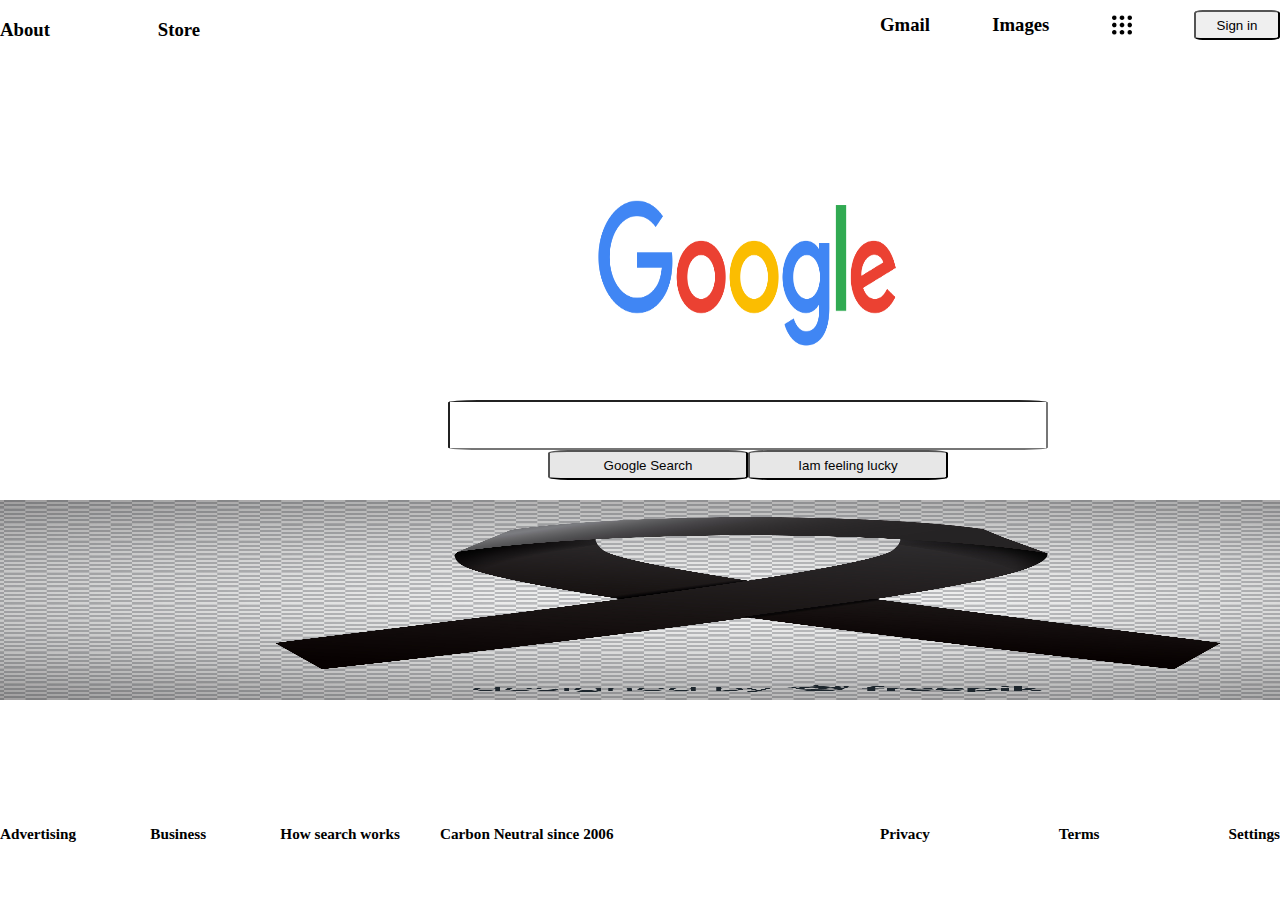
<file: Module 1 - Introduction to Software Engineering/Lesson-4-HTML-CSS-Basics/Assigments/02-Google-Homepage/index.html>
<html lang="en">
  <head>
    <meta charset="UTF-8" />
    <link rel="stylesheet" href="styles.css" />
    <title> </title>
  </head>
  <body>
  <div class="outer">
    <div class="innerTop">
      <h3>About</h3>
      <h3>Store</h3>
    </div>

    <div class="innerTop">
      <h3>Gmail</h3>
      <h3>Images</h3>
      <img class="dotIcon" src="buttonsymbolofninedots_80014.png" >
      <button class="signInButton">Sign in</button>
    </div>
  </div>
  <div class="outerMid">

    <div class="innerMid">
      <img src="Google_2015_logo.svg.png"  height="150px" width="300px">
    </div>

    <div class="innerMid">
      <input type="text" id="fname" name="fname" width="400px" height="200px"><br>
    </div>

    <div class="innerMid">
      <button class="searchButton">Google Search</button>
      <button class="searchButton">Iam feeling lucky</button>
    </div>

    <div class="innerMid">
      <img src="cancerLogo.jpg">
    </div>

  </div>
  

  <div class="outer" height="150px" width="300px">
    <div class="innerBottom">
      <h3>Advertising</h3>
      <h3>Business</h3>
      <h3>How search works</h3>
    </div>

    <div class="innerBottom">
      <h3>Carbon Neutral since 2006</h3>
    </div>

    <div class="innerBottom">
      <h3>Privacy</h3>
      <h3>Terms</h3>
      <h3>
        Settings</h3>
    </div>

  </div>

  </body>
</html>
</file>
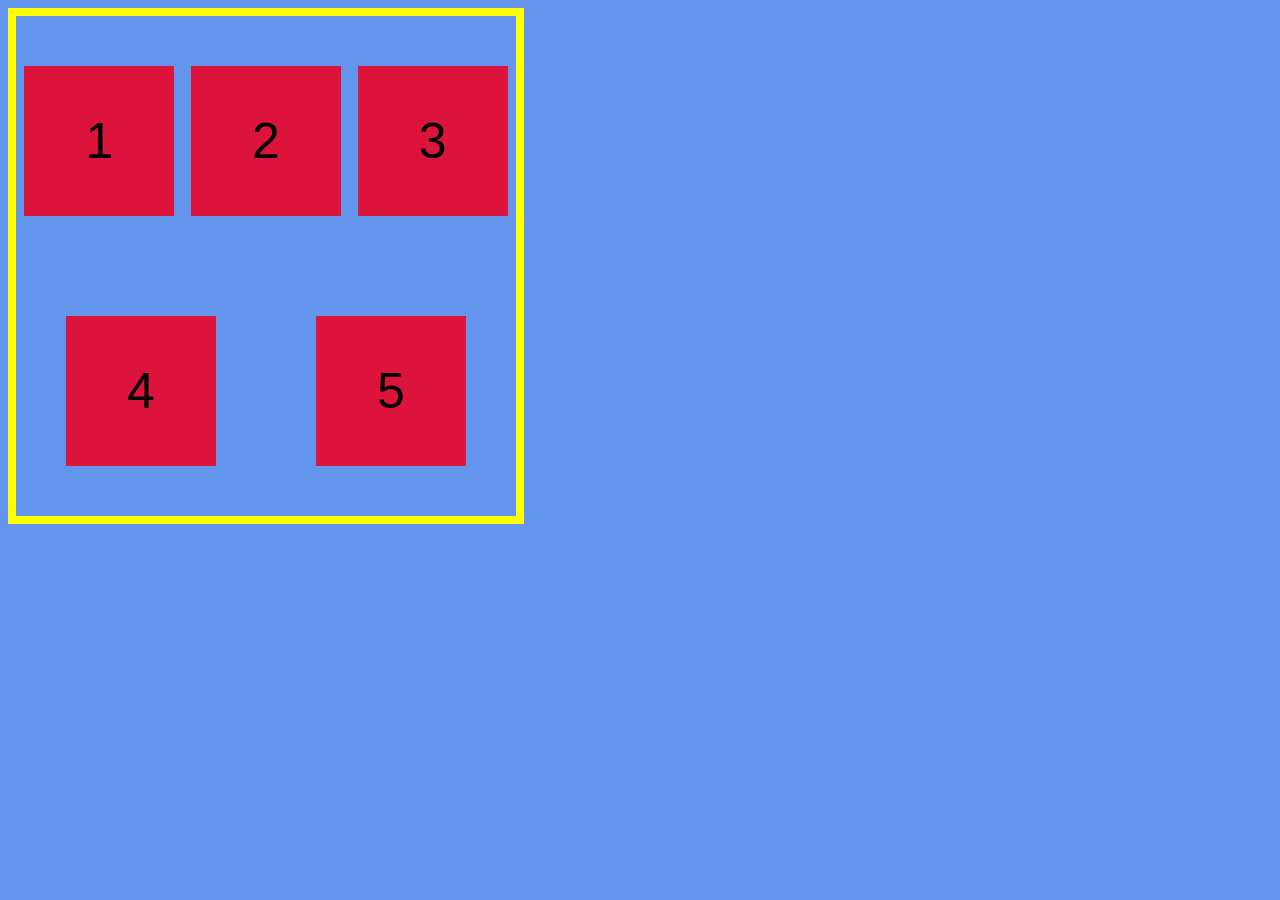
<file: Module 1 - Introduction to Software Engineering/Lesson-4-HTML-CSS-Basics/Notes/Flexbox-notes/index.html>
<!DOCTYPE html>
<html lang="en">
  <head>
    <meta charset="UTF-8" />
    <meta name="viewport" content="width=device-width, initial-scale=1.0" />
    <link rel="stylesheet" href="styles.css" />
    <title>Flexbox Notes</title>
  </head>
  <body class="container">
    

<div class="item">1</div>
<div class="item">2</div>
<div class="item">3</div>
<div class="item">4</div>
<div class="item">5</div>

  </body>
</html>
</file>
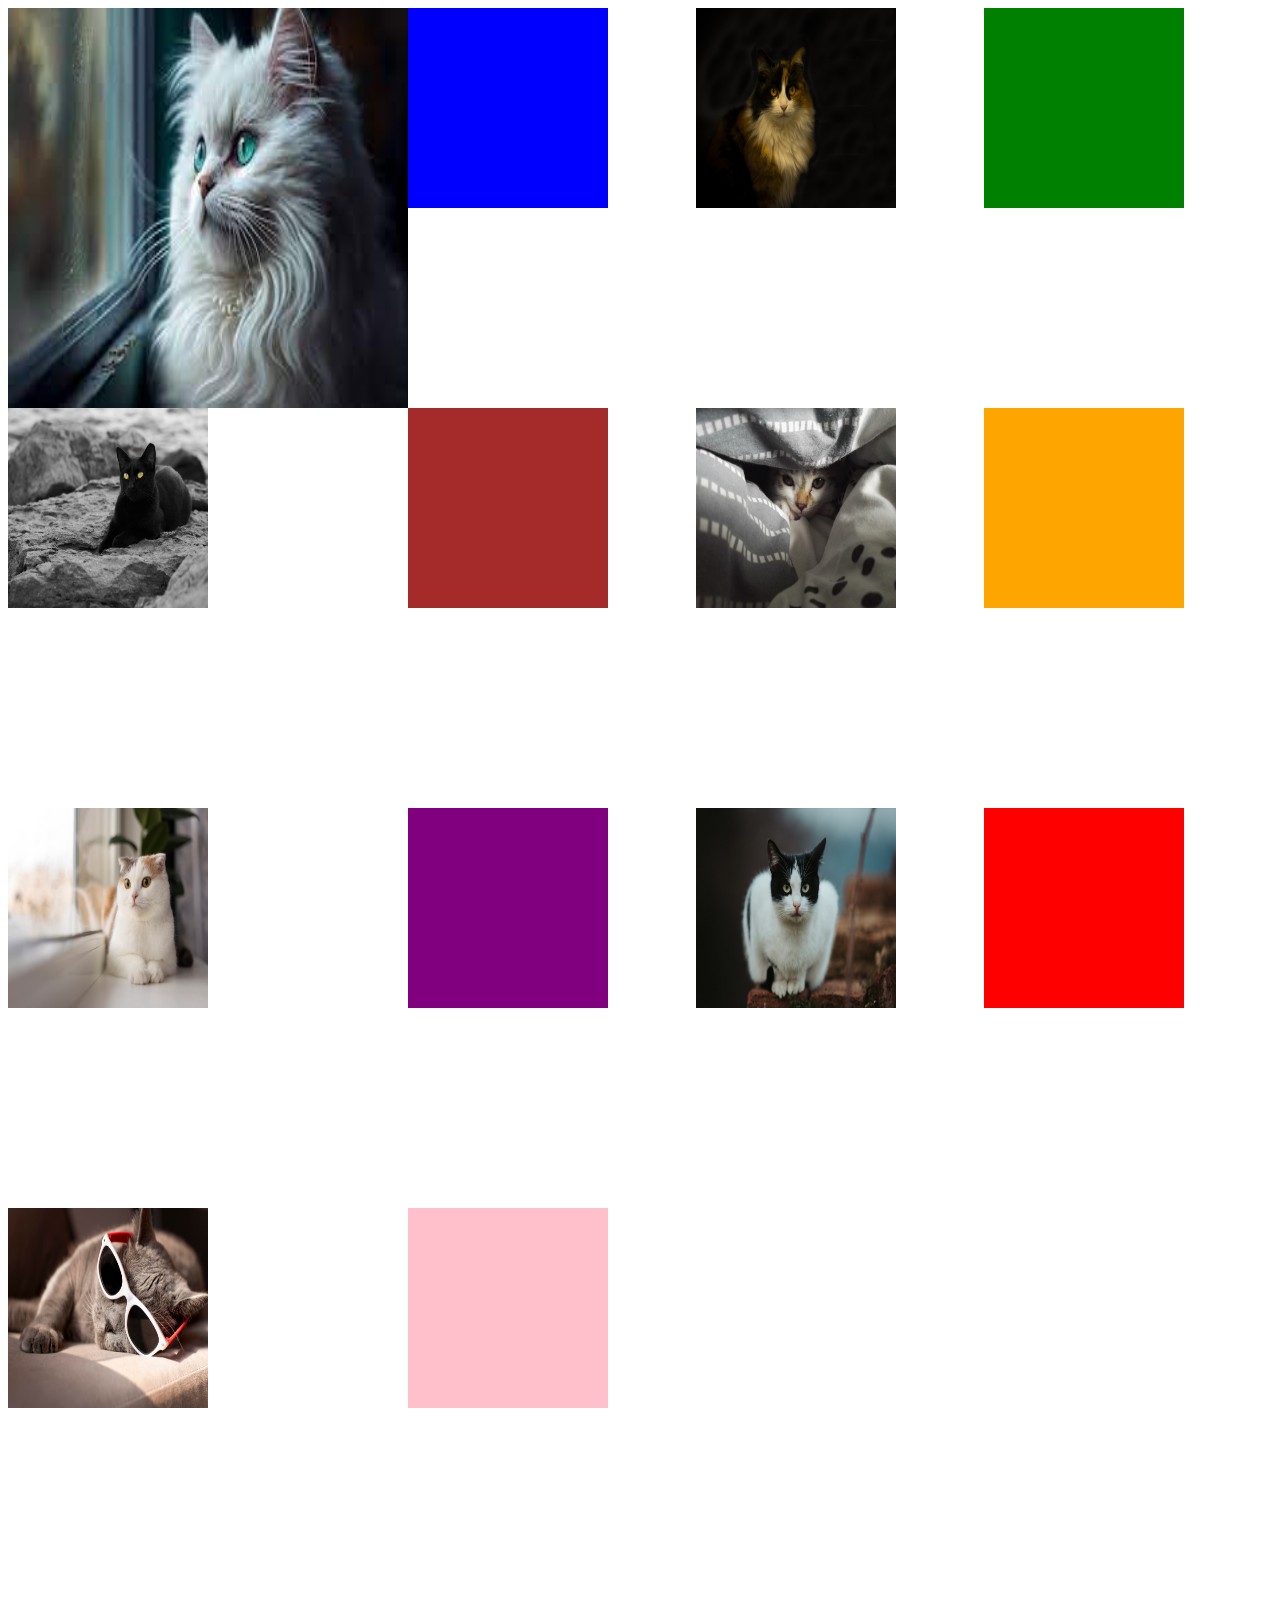
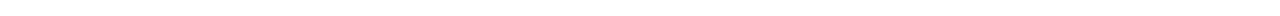
<file: Module 1 - Introduction to Software Engineering/Lesson-4-HTML-CSS-Basics/Practice/grid-practice/index.html>
<html lang="en">
  <head>
    <meta charset="UTF-8" />
    <link rel="stylesheet" href="styles.css" />
    <title> </title>
  </head>
  <body>

    <div class="Grid">
        <img class="grid-item cat1" src="cat1.jpeg" height="400px" width="400px">
        <div class="grid-item blue"></div>

        <img class="grid-item cat2" src="cat2.jpg" height="200px" width="200px">
        <div class="grid-item green"></div>

        <img class="grid-item cat3" src="cat3.jpg" height="200px" width="200px">
        <div class="grid-item brown"></div>

        <img class="grid-item cat4" src="cat4.jpg" height="200px" width="200px">
        <div class="grid-item orange"></div>

        <img class="grid-item cat5" src="cat5.jpg" height="200px" width="200px">
        <div class="grid-item purple"></div>

        <img class="grid-item cat6" src="cat6.jpg" height="200px" width="200px">
        <div class="grid-item red"></div>

        <img class="grid-item cat7" src="cat7.jpg" height="200px" width="200px">
        <div class="grid-item pink"></div>
    </div>
  </body>
</html>
</file>
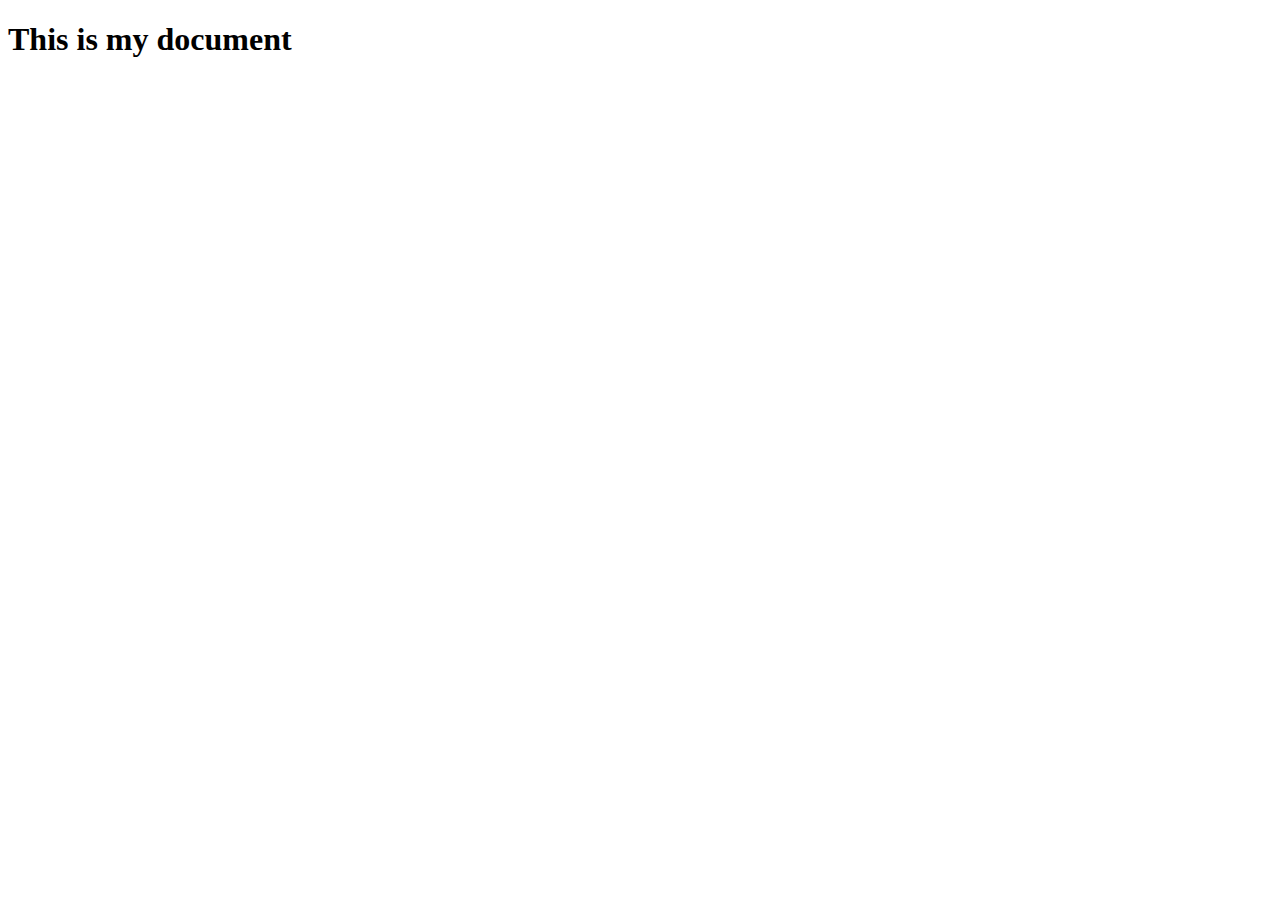
<file: Module 1 - Introduction to Software Engineering/Lesson-5-DOM-Manipulation/Practice/DOM-Test/index.html>
<!DOCTYPE html>
<html lang="en">
<head>
    <meta charset="UTF-8">
    <meta name="viewport" content="width=device-width, initial-scale=1.0">
    <title>DOM</title>
    <link rel="stylesheet" >
</head>
<body>
    <h1> This is my document</h1>
    
</body>
</html>
</file>
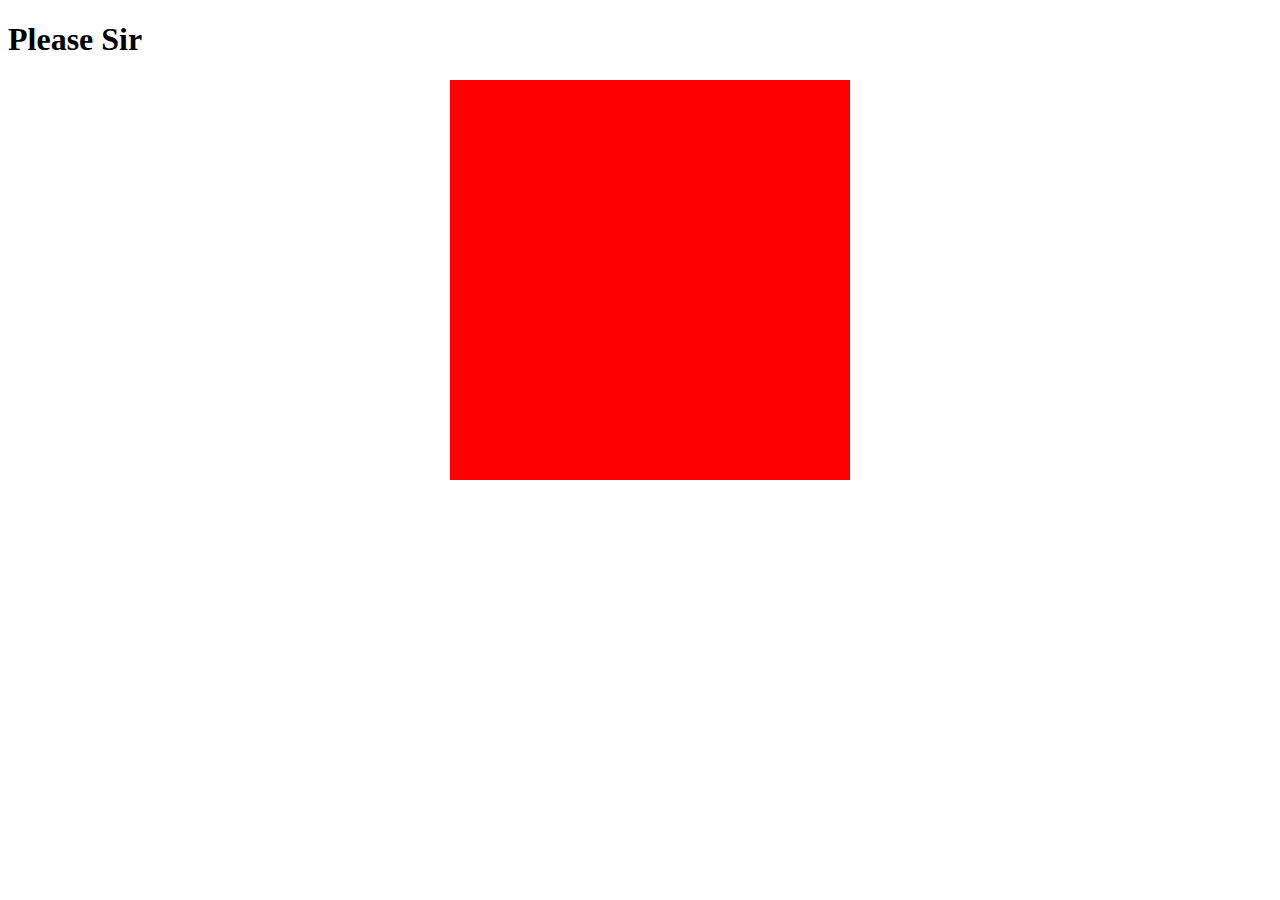
<file: Module 1 - Introduction to Software Engineering/Lesson-5-DOM-Manipulation/Practice/event-handling/index.html>
<!-- Instructions found in script.js -->
<!DOCTYPE html>
<html lang="en">
    <link rel="stylesheet" href="styles.css">
<head>
    <title>Document</title>
</head>
    <body>
        <h1>Please Sir</h1>
        <div class="squareColor"></div>
        <script src="script.js"></script>
    </body>
</html>
</file>
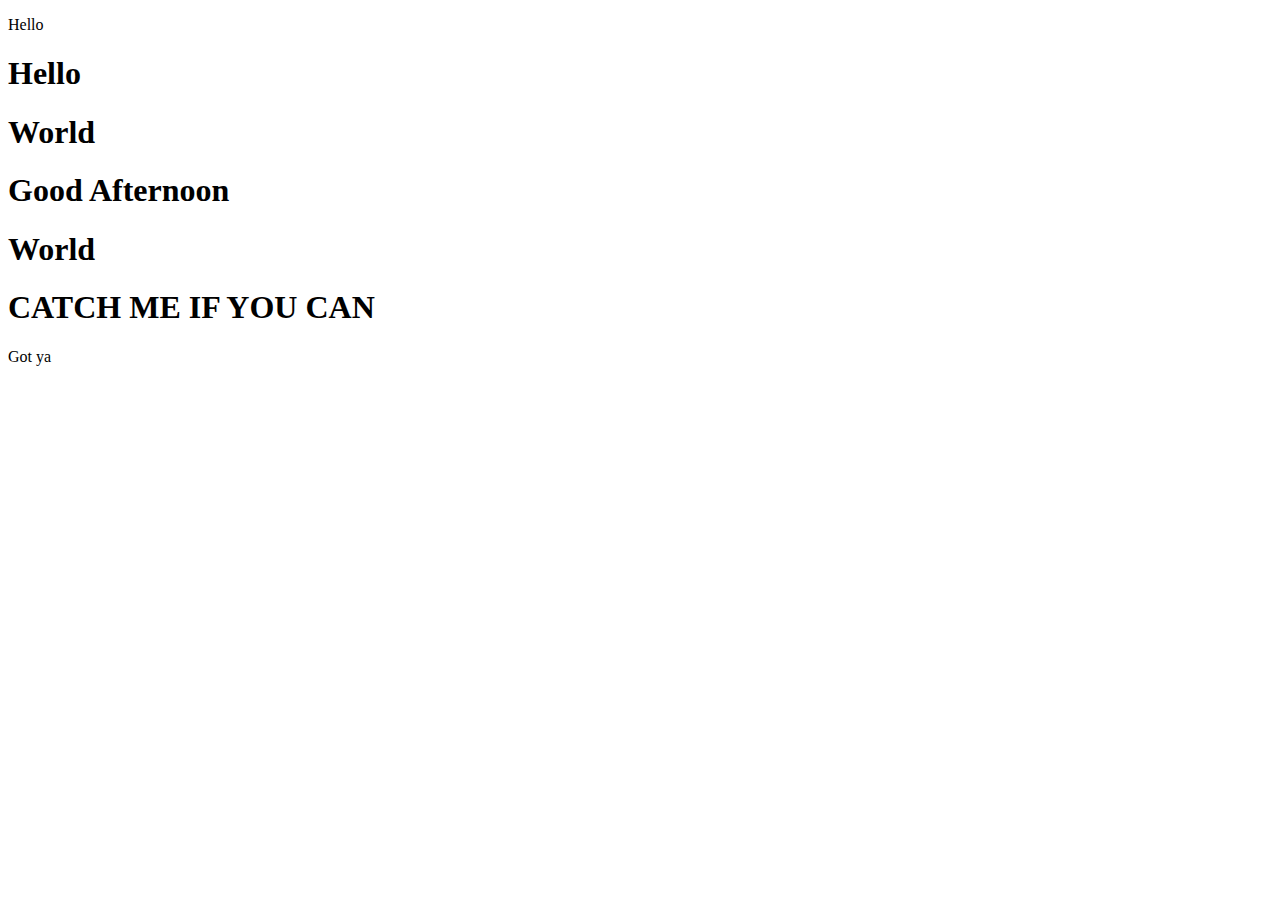
<file: Module 1 - Introduction to Software Engineering/Lesson-5-DOM-Manipulation/Practice/practice-lunch/index.html>
<!-- Instructions found in script.js -->
<!DOCTYPE html>
<html lang="en">
<head>
    <title>Document</title>
</head>
    <body>
        <p id='test'>Hello</p>
        <h1 id='first'>Hello</h1>
        <h1 id='second'>World</h1>
        <h1>Good Afternoon</h1>
        <h1>World</h1>
        <h1 class="catch-me">CATCH ME IF YOU CAN</h2>
        <span>I bet you can't get me</span>
        <script src="script.js"></script>
    </body>
</html>
</file>
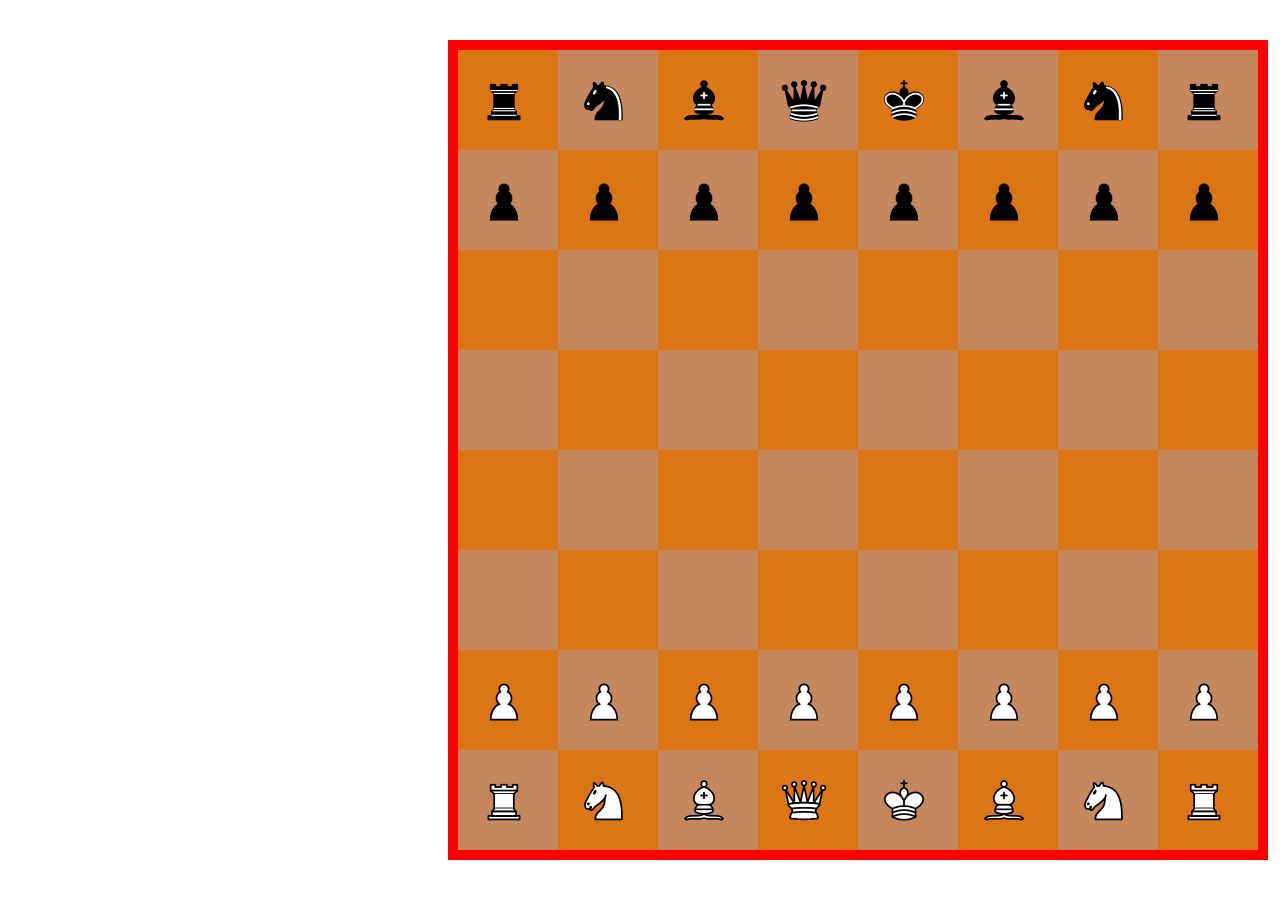
<file: Module 1 - Introduction to Software Engineering/Lesson-4-HTML-CSS-Basics/Assigments/chess-assigment/chess-pieces/index.html>
<html lang="en">
  <head>
    <meta charset="UTF-8" />
    <link rel="stylesheet" href="styles.css" />
    <title>Chess Board </title>
  </head>
  <body>
    <div class="chessBoard">
      <div class="brown">
        <img src="black-rook.svg.png">
      </div>

      <div class="ligthBrown">
        <img src="black-knight.svg.png">
      </div>

      <div class="brown">
        <img src="black-bishop.svg.webp">
      </div>

      <div class="ligthBrown">
        <img src="black-king.svg.png">
      </div>

      <div class="brown">
        <img src="black-queen.svg.png">
      </div>

      <div class="ligthBrown">
        <img src="black-bishop.svg.webp">
      </div>

      <div class="brown">
        <img src="black-knight.svg.png">
      </div>

      <div class="ligthBrown">
        <img src="black-rook.svg.png">
      </div>

      <div class="ligthBrown">
        <img src="black-pawn.svg.webp">
      </div>

      <div class="brown">
        <img src="black-pawn.svg.webp">
      </div>

      <div class="ligthBrown">
        <img src="black-pawn.svg.webp">
      </div>

      <div class="brown">
        <img src="black-pawn.svg.webp">
      </div>

      <div class="ligthBrown">
        <img src="black-pawn.svg.webp">
      </div>

      <div class="brown">
        <img src="black-pawn.svg.webp">
      </div>

      <div class="ligthBrown">
        <img src="black-pawn.svg.webp">
      </div>

      <div class="brown">
        <img src="black-pawn.svg.webp">
      </div>
      

      <div class="brown"></div>
      <div class="ligthBrown"></div>
      <div class="brown"></div>
      <div class="ligthBrown"></div>
      <div class="brown"></div>
      <div class="ligthBrown"></div>
      <div class="brown"></div>
      <div class="ligthBrown"></div>

      <div class="ligthBrown"></div>
      <div class="brown"></div>
      <div class="ligthBrown"></div>
      <div class="brown"></div>
      <div class="ligthBrown"></div>
      <div class="brown"></div>
      <div class="ligthBrown"></div>
      <div class="brown"></div>
      

      <div class="brown"></div>
      <div class="ligthBrown"></div>
      <div class="brown"></div>
      <div class="ligthBrown"></div>
      <div class="brown"></div>
      <div class="ligthBrown"></div>
      <div class="brown"></div>
      <div class="ligthBrown"></div>

      <div class="ligthBrown"></div>
      <div class="brown"></div>
      <div class="ligthBrown"></div>
      <div class="brown"></div>
      <div class="ligthBrown"></div>
      <div class="brown"></div>
      <div class="ligthBrown"></div>
      <div class="brown"></div>
      

      <div class="brown">
        <img src="white-pawn.svg.png">
      </div>

      <div class="ligthBrown">
        <img src="white-pawn.svg.png">
      </div>

      <div class="brown">
        <img src="white-pawn.svg.png">
      </div>

      <div class="ligthBrown">
        <img src="white-pawn.svg.png">
      </div>

      <div class="brown">
        <img src="white-pawn.svg.png">
      </div>

      <div class="ligthBrown">
        <img src="white-pawn.svg.png">
      </div>

      <div class="brown">
        <img src="white-pawn.svg.png">
      </div>

      <div class="ligthBrown">
        <img src="white-pawn.svg.png">
      </div>


      <div class="ligthBrown">
        <img src="white-rook.svg.png">
      </div>

      <div class="brown">
        <img src="white-kn ight.svg.png">
      </div>

      <div class="ligthBrown">
        <img src="white-bishop.svg.png">
      </div>

      <div class="brown">
        <img src="white-king.svg.png">
      </div>

      <div class="ligthBrown">
        <img src="white-queen.svg.webp">
      </div>

      <div class="brown">
        <img src="white-bishop.svg.png">
      </div>

      <div class="ligthBrown">
        <img src="white-kn ight.svg.png">
      </div>

      <div class="brown">
        <img src="white-rook.svg.png">
      </div>
      

    </div> 
  </body>
</html>
</file>
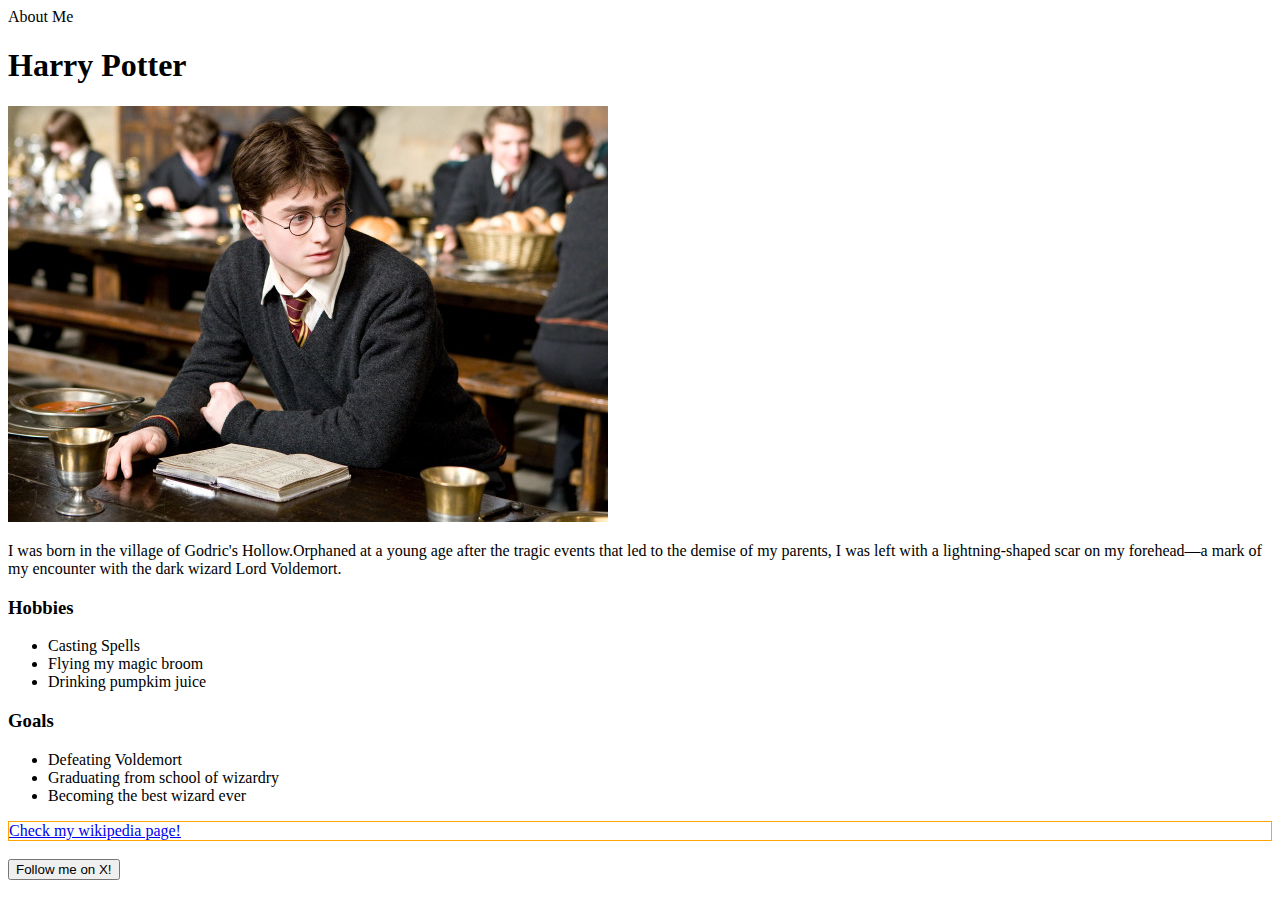
<file: Module 1 - Introduction to Software Engineering/Lesson-4-HTML-CSS-Basics/Practice/about me.html>
<!DOCTYPE html>
<html lang="en">
<head>
    <meta charset="UTF-8">
    <meta name="viewport" content="width=device-width, initial-scale=1.0">
    <title>About Me</title>
</head>
<body>

    <main>
    <header> About Me</header>
    
    <h1>Harry Potter</h1>

    <img src="harry.jpg">

    <p>I was born in the village of Godric's Hollow.Orphaned at a young age after the tragic events that led to the demise of my parents,
         I was left with a lightning-shaped scar on my forehead—a mark of my encounter with the dark wizard Lord Voldemort.</p>


         <h3>Hobbies</h3>
         <ul>
            <li>Casting Spells</li>
            <li>Flying my magic broom</li>
            <li>Drinking pumpkim juice</li>
          </ul> 

          <h3>Goals</h3>
         <ul>
            <li>Defeating Voldemort</li>
            <li>Graduating from school of wizardry</li>
            <li>Becoming the best wizard ever</li>
          </ul> 
    </main>

  <footer>
<div style='border:1px solid rgb(255, 166, 0)'>
<a href="https://en.wikipedia.org/wiki/Harry_Potter" target="_blank">Check my wikipedia page!</a>

</div>
<br>

<a href="https://twitter.com/harrypotter" target="_blank"><button type="button" > Follow me on X!</button></a>
</footer>  

</body>
</html>
</file>
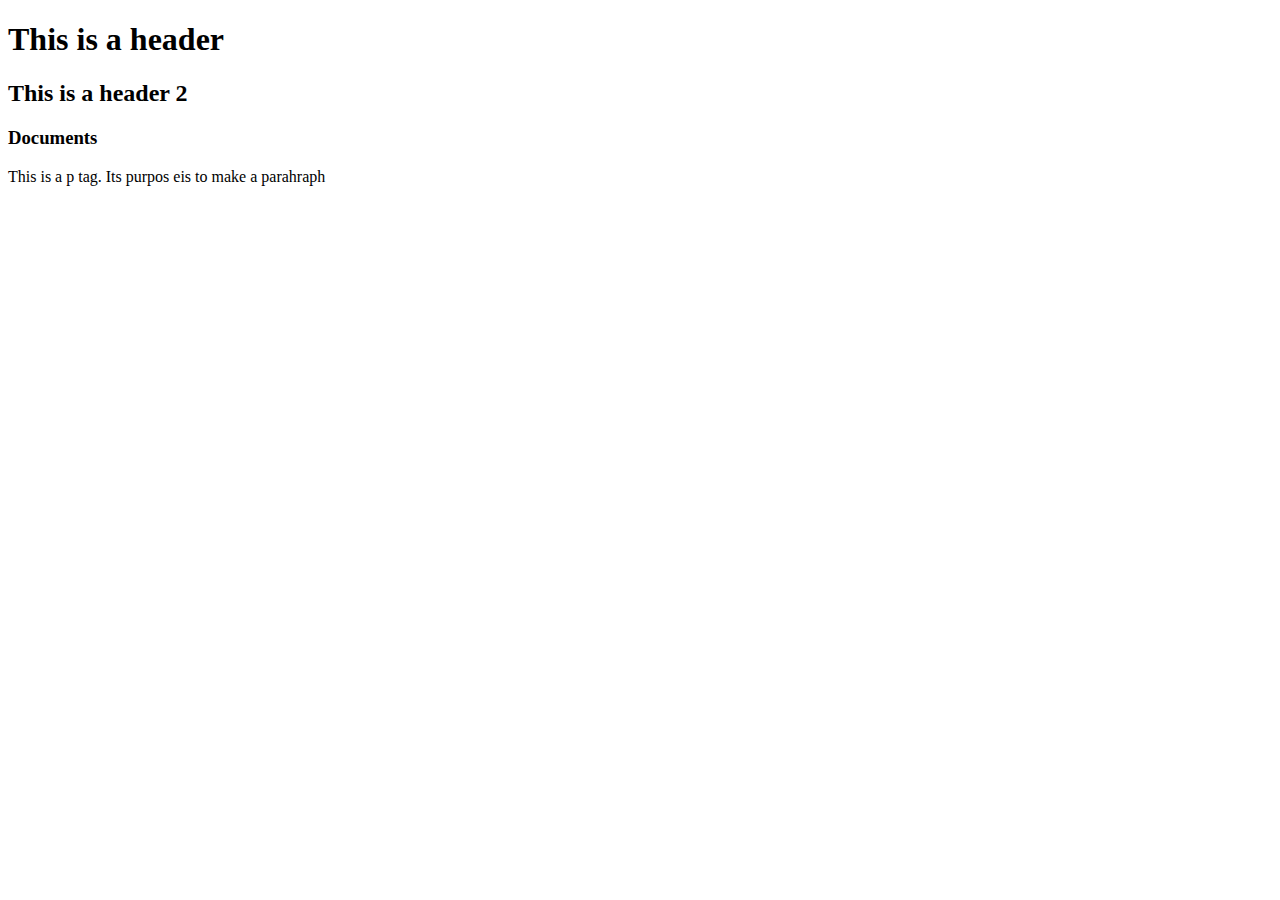
<file: Module 1 - Introduction to Software Engineering/Lesson-4-HTML-CSS-Basics/Practice/html-practice.html>
<!DOCTYPE html>
<html lang="en">
<head>
    <meta charset="UTF-8">
    <meta name="viewport" content="width=device-width, initial-scale=1.0">
    <title>Document</title>
</head>
<body>
    <h1>This is  a header</h1>
    <h2>This is  a header 2</h2>
    <h3>Documents</h3>
    <p>This is a p tag. Its purpos eis to make a parahraph</p>
</body>
</html>
</file>
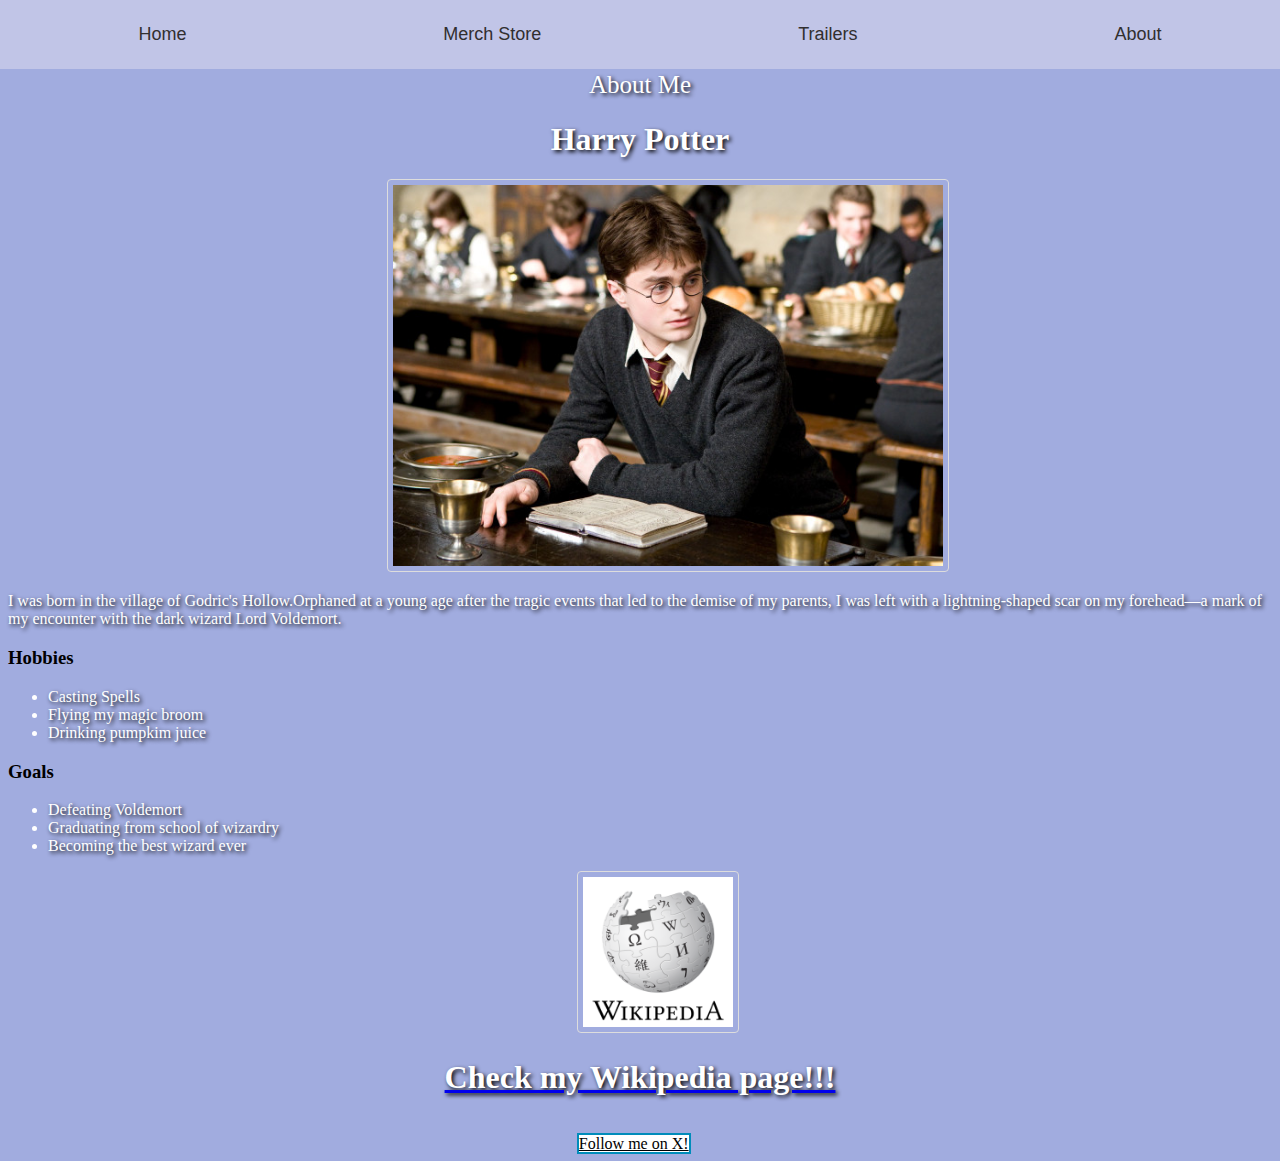
<file: Module 1 - Introduction to Software Engineering/Lesson-4-HTML-CSS-Basics/Practice/CSS-practice/about me.html>
<!DOCTYPE html>
<html lang="en">
<head>
    <meta charset="UTF-8">
    <meta name="viewport" content="width=device-width, initial-scale=1.0">
    <link rel="stylesheet" href="style.css">
    <title>About Me</title>
</head>
<body>
  <div class="navbar">
    <a href="#home">Home</a>
    <a href="#services">Merch Store</a>
    <a href="#about">Trailers</a>
    <a href="#contact">About</a>
</div>
    <main>
    <header> About Me</header>
    
    <h1>Harry Potter</h1>

    <img class="mainImage" src="harry.jpg">

    <p>I was born in the village of Godric's Hollow.Orphaned at a young age after the tragic events that led to the demise of my parents,
         I was left with a lightning-shaped scar on my forehead—a mark of my encounter with the dark wizard Lord Voldemort.</p>


         <h3>Hobbies</h3>
         <ul>
            <li>Casting Spells</li>
            <li>Flying my magic broom</li>
            <li>Drinking pumpkim juice</li>
          </ul> 

          <h3>Goals</h3>
         <ul>
            <li>Defeating Voldemort</li>
            <li>Graduating from school of wizardry</li>
            <li>Becoming the best wizard ever</li>
          </ul> 
    </main>
    <div id="box1">

    </div>

    <div>
      
    </div>

  <footer>
<a  href="https://en.wikipedia.org/wiki/Harry_Potter" target="_blank" >
  <img class="wikipediaLogo"src="Wikipedia-logo.png"><h1>Check my Wikipedia page!!!</h1></a>
  
<br>

<a class="buttonTwitter" href="https://twitter.com/harrypotter" target="_blank"> Follow me on X!</a>
</footer>  

</body>
</html>
</file>
<file: Module 1 - Introduction to Software Engineering/Lesson-4-HTML-CSS-Basics/Assigments/02-Google-Homepage/styles.css>
body{
    margin: 0;
    height: 100vh;
    width: 100vw;
    display: flex;
    flex-direction: column;
    justify-content: space-between;
    
}


.outer {
    width: 100%;
    height: 100px;
   /*  border: 10px solid red; */
    display: flex;
    justify-content: space-between;
}

.innerTop{
    width: 200px;
    height: 50px;
   /*  border: 10px solid rgb(55, 28, 212); */
    display: flex;
    flex-direction: row;
    justify-content: space-between;
}

.innerTop:last-child{
    width: 400px;
    height: 50px;
    /* border: 10px solid rgb(55, 28, 212); */
    display: flex;
    flex-direction: row;
    justify-content: space-between;
    align-items: center;
}

.dotIcon{
    width: 20px;
    height: 20px;
}

.signInButton{
    /* background-color: #1a73e8; */
    width: 86;
    height: 30;
    border-radius: 10%;
}

.outerMid {
    margin-left: 35%;
    width: 600px;
    height: 800px;
   /*  border: 10px solid red; */
    display: flex;
    justify-content:center;
    flex-direction: column;
}

.innerMid {
    width: 600px;
    height: 200px;
    /* border: 10px solid rgb(55, 28, 212); */
    display: flex;
    flex-direction: row;
    justify-content:center;
}

.innerMid:nth-child(2){
    height: 50px;
}

#fname{
    width: 100%;
    height: 50px;
    border-radius: 5%;
}

.innerMid:nth-child(3){
    height: 50px;
}

.searchButton{
    background-color: #e7e7e7;
    width: 200px;
    height: 30;
    border-radius: 10%;
    color: rgb(5, 5, 5);
}

.innerBottom{
    width: 400px;
    height: 50px;
    /* border: 10px solid rgb(55, 28, 212); */
    display: flex;
    flex-direction: row;
    justify-content: space-between;
    font-size: small;
}
</file>
<file: Module 1 - Introduction to Software Engineering/Lesson-4-HTML-CSS-Basics/Notes/Flexbox-notes/styles.css>
.container{
    height: 500px;
    width: 500px;
    background-color: cornflowerblue;
    border: 8px solid yellow;
    display: flex;
    /*flex-direction: column;*/
    justify-content: space-around;
    align-items: center;
    flex-wrap: wrap;
}

.item{
    height: 150px;
    width: 150px;
    display: flex;
    justify-content: center;
    align-items: center;
    background-color: crimson;
    font-size: 50px;
    font-family: Verdana, Geneva, Tahoma, sans-serif;
}
</file>
<file: Module 1 - Introduction to Software Engineering/Lesson-4-HTML-CSS-Basics/Practice/grid-practice/styles.css>
.Grid{
    display: grid;
    border: black;
    grid-template-columns: repeat(4, 1fr);
    grid-template-rows: repeat(4, 1fr); 
    grid-template-areas: 
    "cat1 cat1 orange cat2"
    "cat1 cat1 green cat3"
    " blue cat4 pink cat5 "
    " cat6 red cat7 brown";
}


.cat1 { 
     grid-area: "cat1";
}

.orange{
   background-color: orange;
   grid-area:"orange";
   height: 200px;
   width: 200px;
}

.cat2 { 
    grid-area: "cat2";
}

.purple{
   background-color: purple;
   grid-area: "purple";
   height: 200px;
   width: 200px;
}

.cat3 { 
    grid-area: "cat3";
}

.blue{
   background-color: blue;
   grid-area: "blue";
   height: 200px;
   width: 200px;
}

.cat4 { 
    grid-area: "cat4";
}

.pink{
   background-color: pink;
   grid-area: "pink";
   height: 200px;
   width: 200px;
}

.cat5 { 
    grid-area: "cat5";
}

.green{
   background-color: green;
   grid-area: "green";
   height: 200px;
   width: 200px;
}

.cat6 { 
   grid-area: "cat6";
}

.red{
  background-color: red;
  grid-area: "red";
  height: 200px;
  width: 200px;
}

.cat7 { 
    grid-area: "cat7";
}




.brown{
    background-color: brown;
    grid-area: "brown";
    height: 200px;
    width: 200px;
  }
</file>
<file: Module 1 - Introduction to Software Engineering/Lesson-5-DOM-Manipulation/Practice/event-handling/styles.css>
.squareColor{
    background-color: red;
    width: 400px;
    height: 400px;
    margin-left: 35%;
}
</file>
<file: Module 1 - Introduction to Software Engineering/Lesson-4-HTML-CSS-Basics/Assigments/chess-assigment/chess-pieces/styles.css>
body{
    display: flex;
    margin: 0;
    padding: 0;
    align-items: center;

}


.chessBoard{
    border: 10px solid red; 
    margin-left: 35%;
    width: 800px;
    height: 800px;
    display: grid;
    grid-template-columns: repeat(8,1fr);
}

.brown{
    height: 100px;
    width: 100px;
    background-color: rgb(219, 117, 22);
    margin: 0;
    padding: 0;
    display: grid;
    grid-template-columns: 1fr; 
    gap: 0px 0px; 
    align-items: center;
}

.ligthBrown{
    height: 100px;
    width: 100px;
    background-color: rgb(197, 135, 93);
    margin: 0;
    padding: 0;
    display: grid;
    grid-template-columns: 1fr; 
    gap: 0px 0px; 
    align-items: center;
}

img{
    align-self: center;
    margin-left: 20%;
}
</file>
<file: Module 1 - Introduction to Software Engineering/Lesson-4-HTML-CSS-Basics/Practice/CSS-practice/style.css>
body {
    background-color: rgb(161, 172, 223);
}


.sectionHead{
    color: blue
}

#title{
    border: 5px solid black;
}

button{
    background-color: green;
}

.mainImage{
    position: relative;

    border: 1px solid #ddd;
    margin-left: 30%;
    margin-right: 30%;
    border-radius: 4px;
    padding: 5px;
    width: 550px;
    height: 350;
}

p{
    color: white;
    text-shadow: 2px 2px 4px #000000;
}


h1 {
    text-align: center;
    color: white;
    text-shadow: 2px 2px 4px #000000;
  }

  header{
    padding-top: 5%;
    text-align: center;
    font-size: 25px;
    color: white;
    text-shadow: 2px 2px 4px #000000;
  }

  li{
    color: white;
    text-shadow: 2px 2px 4px #000000;
  }

  .wikipediaLogo{
    margin-left: 45%;
    border: 1px solid #ddd;
    border-radius: 4px;
    padding: 5px;
    width: 150px;
    height: 150px;
  }

  .buttonTwitter {
    margin-left: 45%;
    background-color: white; 
    color: black; 
    border: 2px solid #008CBA;
  }

  .navbar{
    display: flex;
    justify-content: space-around;
    align-items: center;
    background-color: #c1c5e7;
    padding: 10px;
    position: fixed;
    top: 0;
    width: 100%;
    z-index: 1000;
    margin: 0;
    left: 0;

  }

  .navbar a {
    color: rgb(49, 47, 47);
    padding: 14px 20px;
    text-decoration: none;
    font-size: 18px;
    font-family:'Trebuchet MS', 'Lucida Sans Unicode', 'Lucida Grande', 'Lucida Sans', Arial, sans-serif; 
}

.navbar a:hover {
  background-color: #4a48b8; 
  color: rgb(255, 255, 255); 
}
</file>
